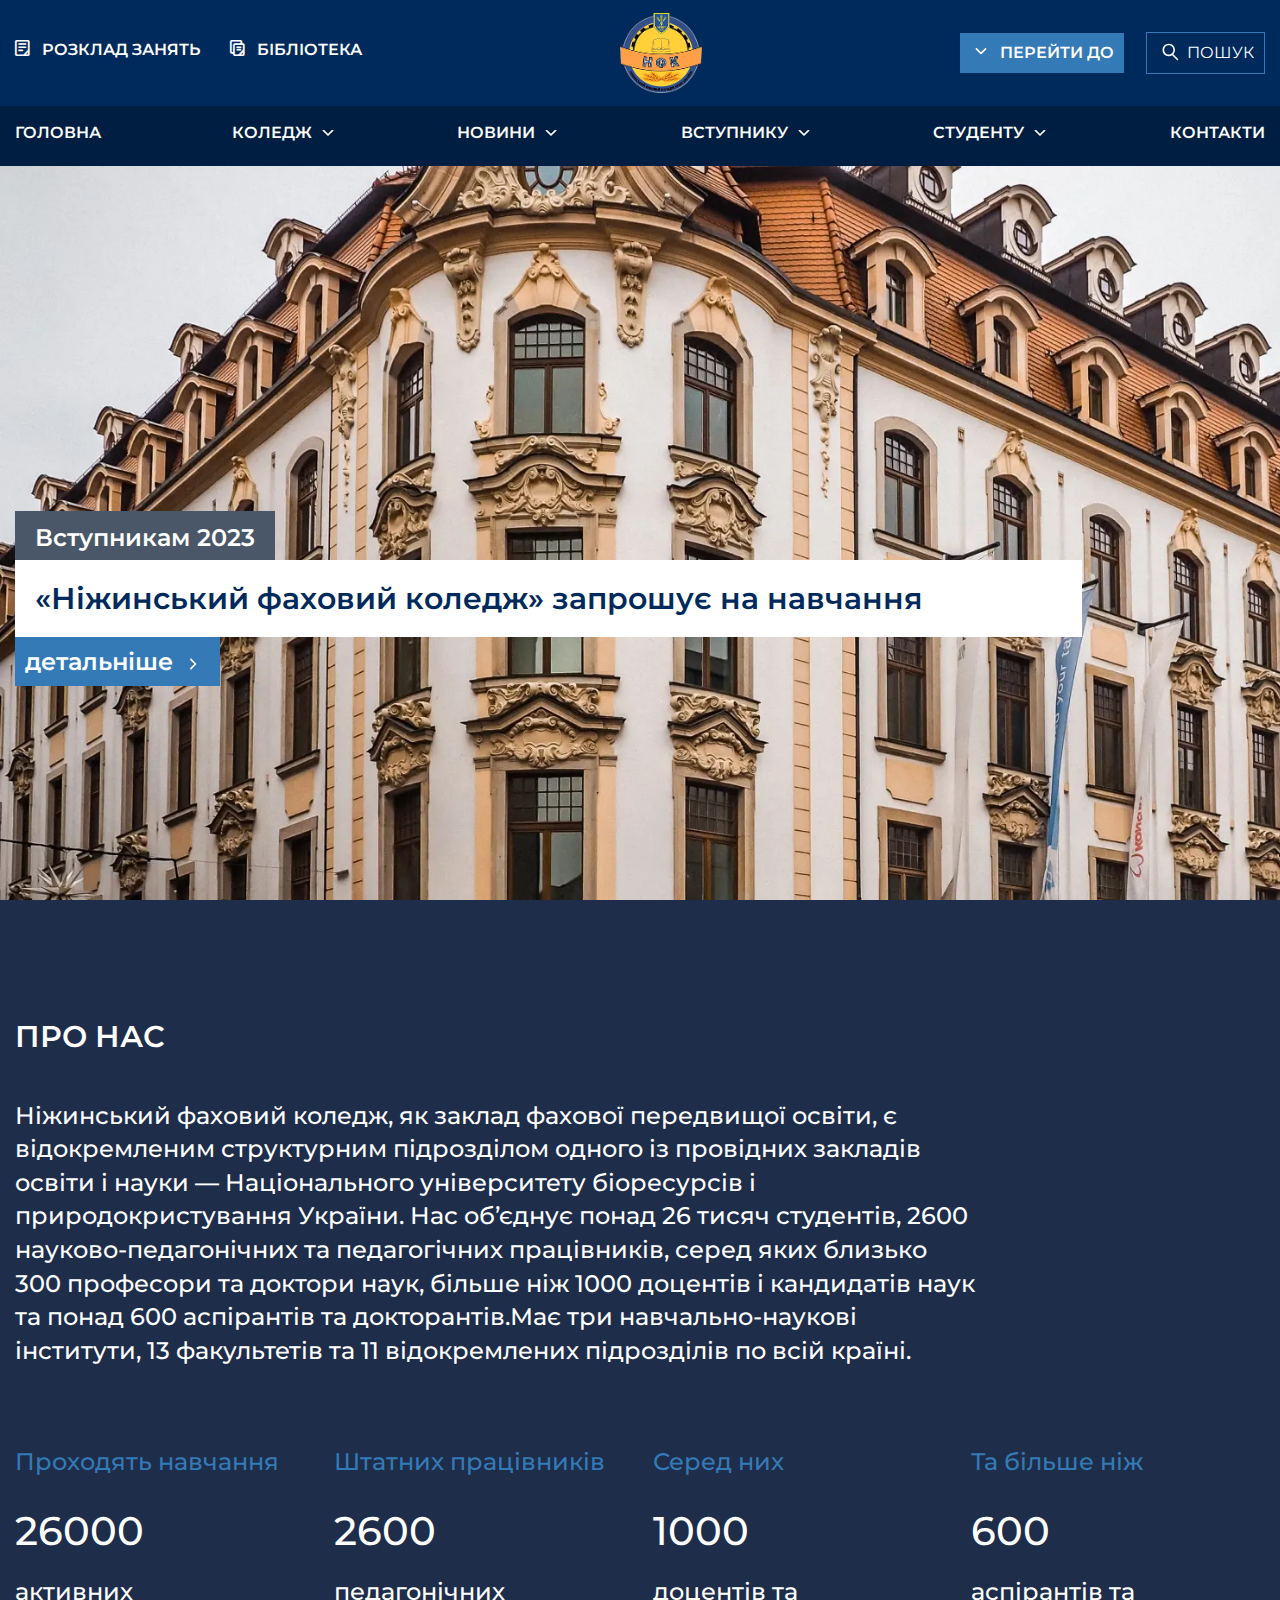
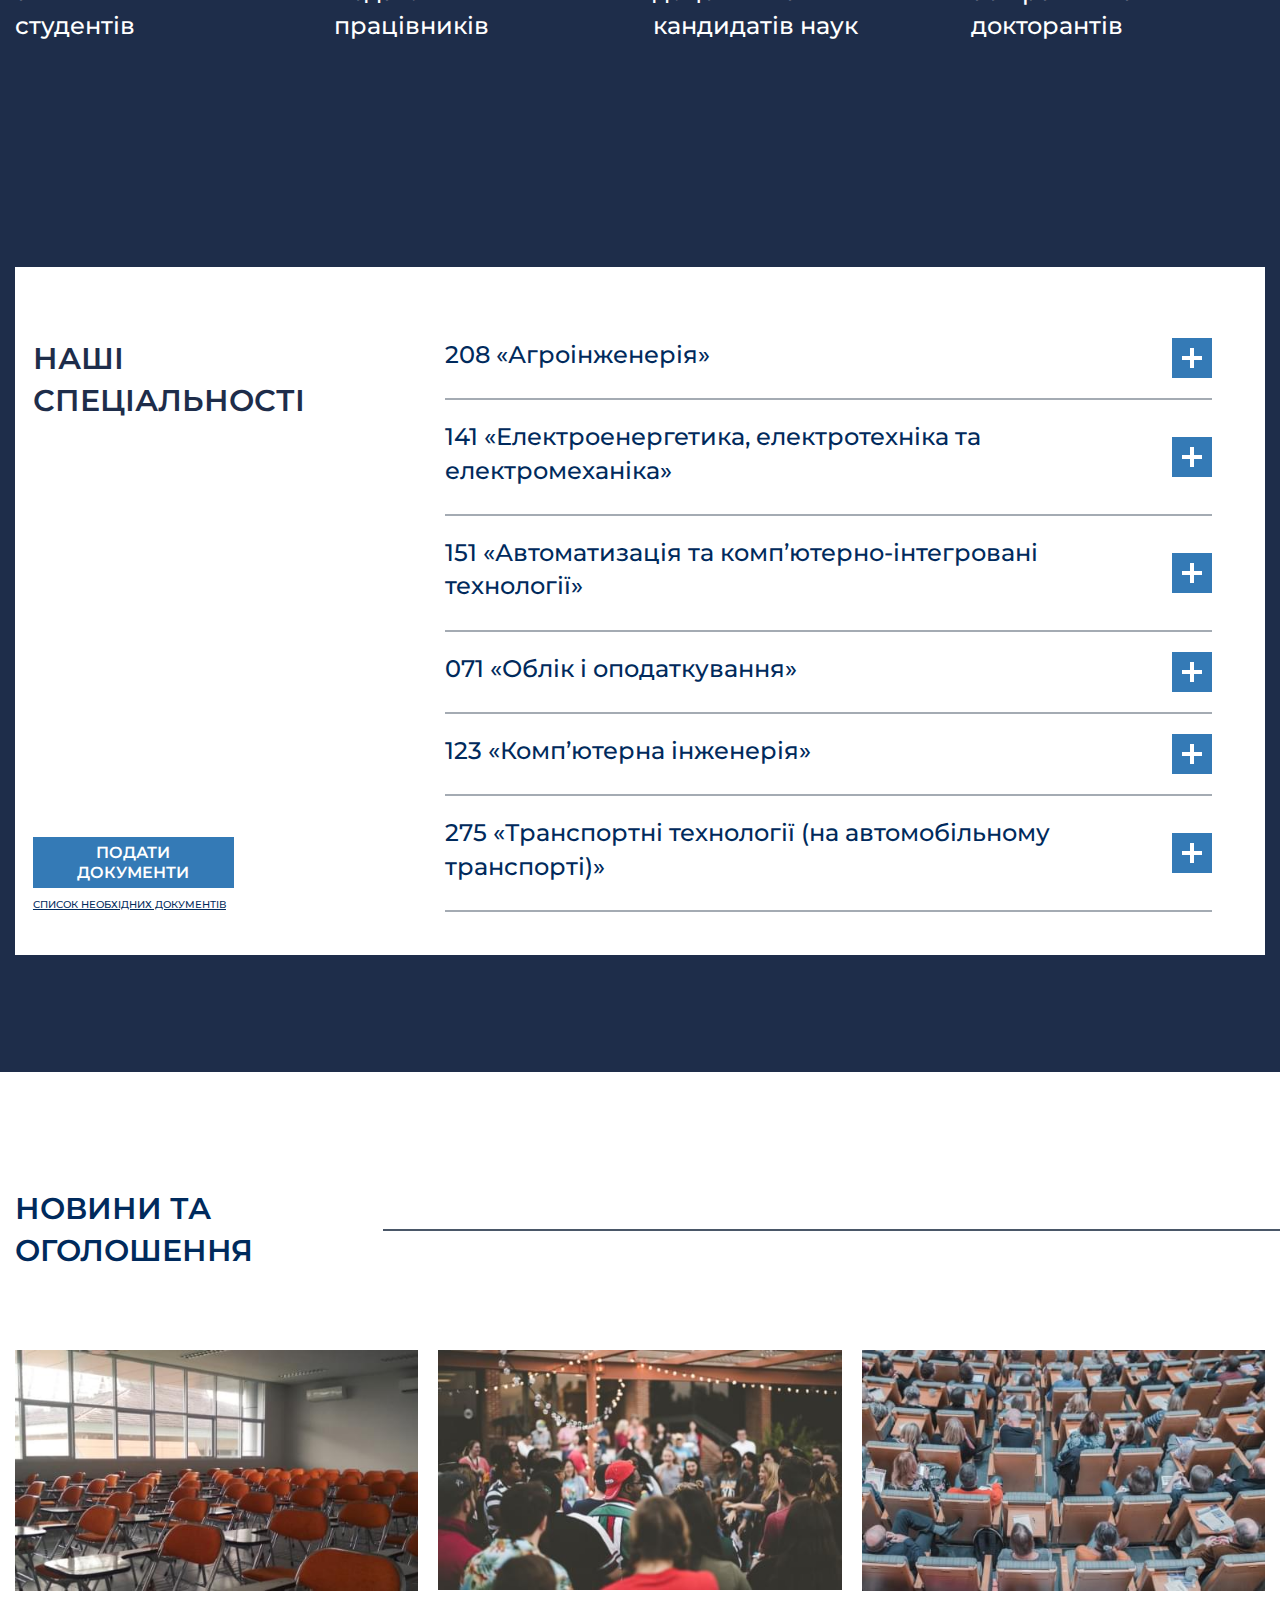
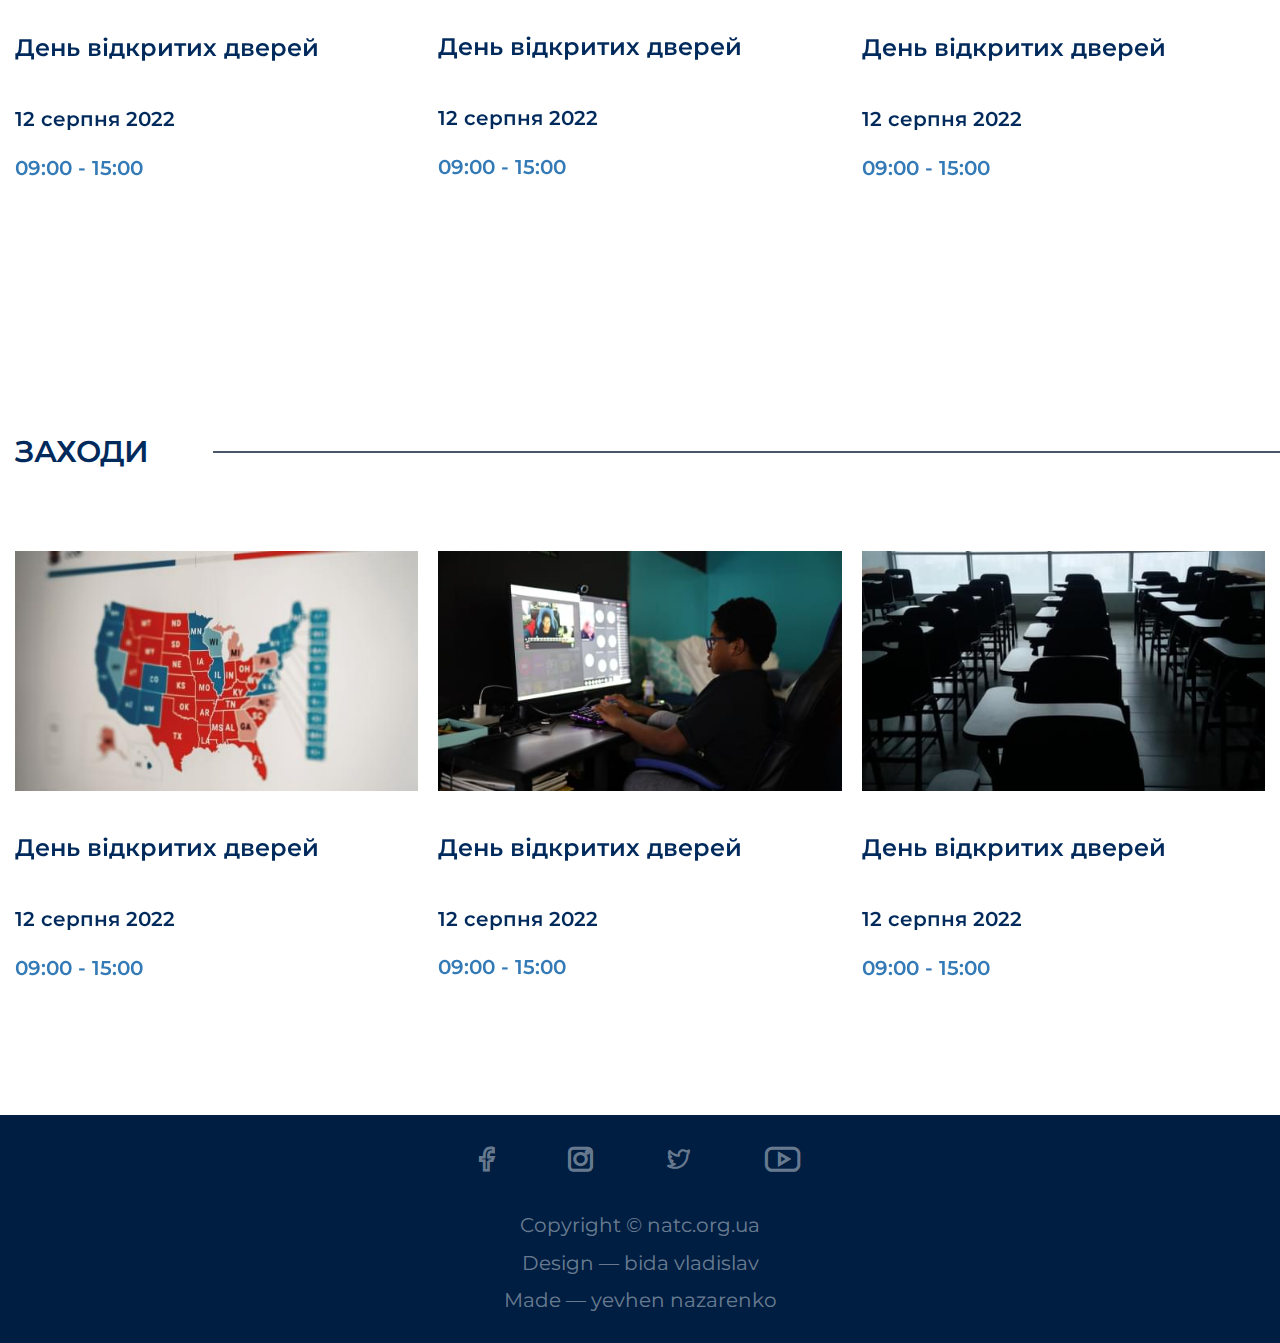
<file: index.html>
<!DOCTYPE html>
<html lang="en">

<head>
	<title>natc.org.ua</title>
	<meta charset="UTF-8">
	<meta name="format-detection" content="telephone=no">
	<!-- <style>body{opacity: 0;}</style> -->
	<link rel="stylesheet" href="css/style.min.css?_v=20230119070814">
	<link rel="shortcut icon" href="favicon.ico">
	<!-- <meta name="robots" content="noindex, nofollow"> -->
	<meta name="viewport" content="width=device-width, initial-scale=1.0">
</head>

<body>
	<div class="wrapper">
		<header class="header">
			<div class="header__container">
				<div class="header__main">
					<div data-da=".menu__list,670,last" class="header__schedule _icon-blank">розклад занять</div>
					<div data-da=".menu__list,670,last" class="header__librery _icon-copy">бібліотека</div>
					<div class="header__caption caption-header">
						<div class="caption-header__contante">
							<div class="caption-header__contante_text">
								відокремлений структурний підрозділ «Ніжинський фаховий коледж
								національного університету біоресурсів і природокористування
								України»
							</div>
							<div class="caption-header__contante_logo">
								<img src="img/Logo.png" alt="natc">
							</div>
						</div>
					</div>
					<div data-da=".menu__list,900,last" class="header__went-to went-to">перейти до
						<ul class="sub-menu__list">
							<li><a href="#" data-goto=".about" class="sub-menu__link">Про нас</a></li>
							<li><a href="#" data-goto=".specialtys" class="sub-menu__link">спеціальності</a></li>
							<li><a href="#" data-goto=".news" class="sub-menu__link">Новини</a></li>
							<li><a href="#" data-goto=".actions" class="sub-menu__link">Події</a></li>

						</ul>
					</div>
					<div class="header__search">
						<form>
							<input type="text" name="text" class="search input" placeholder="ПОШУК">
							<input type="submit" name="submit" class="submit" value="Search">
						</form>
					</div>
					<button type="button" class="menu__icon icon-menu"><span></span></button>
				</div>
			</div>
			<div class="header__menu_line">
				<div class="header__container header__container_menu">
					<div class="header__menu menu">
						<nav class="menu__body">
							<ul class="menu__list">
								<li class="menu__item"><a href="" class="menu__link">головна</a></li>
								<div class="menu__box">
									<li class="menu__item menu__item_list">
										<p class="menu__link">коледж</p>
										<span class="menu__arrow arrow"></span>
										<ul class="sub-menu__list">
											<li><a href="#" class="sub-menu__link">Про коледж</a></li>
											<li><a href="#" class="sub-menu__link">Керівництво</a></li>
											<li><a href="#" class="sub-menu__link">Адміністративна рада</a></li>
										</ul>
									</li>
								</div>

								<div class="menu__box">
									<li class="menu__item menu__item_list">
										<p class="menu__link">новини</p>
										<span class="menu__arrow arrow"></span>
										<ul class="sub-menu__list">
											<li><a href="#" class="sub-menu__link">Найближчі події</a></li>
										</ul>
									</li>
								</div>

								<div class="menu__box">
									<li class="menu__item menu__item_list">
										<p class="menu__link">вступнику</p>
										<span class="menu__arrow arrow"></span>
										<ul class="sub-menu__list">
											<li><a href="#" class="sub-menu__link">ПРАВИЛА ПРИЙОМУ, ДЕРЖАВНЕ ЗАМОВЛЕННЯ</a></li>
											<li><a href="#" class="sub-menu__link">ЛІЦЕНЗІЇ І СЕРТИФІКАТИ НА НАДАННЯ ОСВІТНІХ ПОСЛУГ</a></li>
											<li><a href="#" class="sub-menu__link">ВАРТІСТЬ НАВЧАННЯ</a></li>
											<li><a href="#" class="sub-menu__link">ПРИЙМАЛЬНА КОМІСІЯ</a></li>
											<li><a href="#" class="sub-menu__link">ЕЛЕКТРОННИЙ ВСТУП</a></li>
										</ul>
									</li>
								</div>

								<div class="menu__box">
									<li class="menu__item menu__item_list">
										<p class="menu__link">студенту</p>
										<span class="menu__arrow arrow"></span>
										<ul class="sub-menu__list">
											<li><a href="#" class="sub-menu__link">НАВЧАЛЬНО-ІНФОРМАЦІЙНИЙ ПОРТАЛ</a></li>
											<li><a href="#" class="sub-menu__link">БІБЛІОТЕКА</a></li>
											<li><a href="#" class="sub-menu__link">ГРАФІК ОСВІТНЬОГО ПРОЦЕСУ</a></li>
											<li><a href="#" class="sub-menu__link">РОЗКЛАД СЕСІЇ</a></li>
										</ul>
									</li>
								</div>

								<li class="menu__item"><a href="" class="menu__link">контакти</a></li>
							</ul>
						</nav>

					</div>
				</div>
			</div>
		</header>

		<main class="page">
			<section class="page__welcom welcom">
				<div class="welcom__container">
					<div class="welcom__sub-title">
						<div id="sub-title">Вступникам 2023</div>
					</div>
					<div class="welcom__title">
						<div>«Ніжинський фаховий коледж» запрошує на навчання</div>
					</div>
					<div class="welcom__details"><a href="#" class="welcom__link">детальніше</a></di>
					</div>
			</section>

			<section class="page__about about">
				<div class="about__container">
					<div class="about__introduction">
						<div class="about__title title">про нас</div>
						<div class="about__text text">Ніжинський фаховий коледж, як заклад фахової передвищої освіти,
							є відокремленим структурним підрозділом одного із провідних закладів освіти і науки — Національного
							університету біоресурсів
							і природокристування України. Нас об’єднує понад 26 тисяч студентів, 2600 науково-педагонічних та
							педагогічних працівників, серед яких близько 300 професори та доктори наук, більше ніж 1000
							доцентів
							і кандидатів наук та понад 600 аспірантів та докторантів.Має три навчально-наукові інститути, 13
							факультетів та 11 відокремлених підрозділів по всій країні.
						</div>
					</div>

					<div class="about__workers workers">
						<div class="workers__item">
							<div class="workers__title text">Проходять навчання</div>
							<div class="workers__velue">26000</div>
							<div class="workers__sub-title text">активних студентів</div>
						</div>
						<div class="workers__item">
							<div class="workers__title text">Штатних працівників</div>
							<div class="workers__velue">2600</div>
							<div class="workers__sub-title text">педагонічних працівників</div>
						</div>
						<div class="workers__item">
							<div class="workers__title text">Серед них</div>
							<div class="workers__velue">1000</div>
							<div class="workers__sub-title text">доцентів
								та кандидатів наук</div>
						</div>
						<div class="workers__item">
							<div class="workers__title text">Та більше ніж</div>
							<div class="workers__velue">600</div>
							<div class="workers__sub-title text">аспірантів
								та докторантів</div>
						</div>
					</div>

					<div class="about__specialtys specialtys">
						<div class="specialtys__contante">
							<div class="specialtys__aside">
								<div class="specialtys__title title">наші спеціальності</div>
								<a href="#" class="specialtys__button">подати документи</a>
								<a href="#" class="specialtys__documents">список необхідних документів</a>
							</div>

							<div data-spollers class="specialtys__spollers spollers-specialtys">
								<div class="spollers-specialtys__item">
									<button type="button" data-spoller class="spollers-specialtys__title text">208
										«Агроінженерія»</button>
									<div class="spollers-specialtys__body">Бакалавр з Агроінженерії здатний розв’язувати складні
										спеціалізовані задачі та практичні проблеми у галузі агропромислового виробництва, що
										передбачає застосування певних знань та вмінь, технологічних методів та прийомів і
										характеризується комплексністю та невизначеністю умов.
									</div>
								</div>
								<div class="spollers-specialtys__item">
									<button type="button" data-spoller class="spollers-specialtys__title text text">141 «Електроенергетика,
										електротехніка та електромеханіка»</button>
									<div class="spollers-specialtys__body">Фахівці спеціальності «Електроенергетика, електротехніка
										та електромеханіка» отримують навики розрахунку, проектування та експлуатації
										електротехнічного устаткування.
										Під час навчання використовуються новітні інформаційні технології, особлива увага
										приділяється проектуванню електричних систем і мереж, електротехнічного обладнання і машин,
										вивчаються засоби використання відновлювальних джерел енергії та впровадження
										енергоефективних технологій.
									</div>
								</div>
								<div class="spollers-specialtys__item">
									<button type="button" data-spoller class="spollers-specialtys__title text">151 «Автоматизація та
										комп’ютерно-інтегровані технології»</button>
									<div class="spollers-specialtys__body">Якщо ти хочеш брати безпосередню учать в розвитку
										інформаційних технологій, виконувати автоматизацію технологічних та бізнес процесів,
										впроваджувати комп’ютерні системи керування у всі сфери виробництва та життя людини, тоді
										спеціальність «Автоматизація та комп’ютерно-інтегровані технології» саме для тебе. Студенти
										спеціальності вивчають спеціальні розділи математики, методи теорії управління, прийняття
										рішень та штучного інтелекту, сучасні інформаційні технології, комп'ютерні системи і мережі,
										методи обробки та захисту інформації, технології програмування та мікропроцесорної техніки.
									</div>
								</div>
								<div class="spollers-specialtys__item">
									<button type="button" data-spoller class="spollers-specialtys__title text">071 «Облік і
										оподаткування»</button>
									<div class="spollers-specialtys__body">Спеціальність «Облік і оподаткування» є в Академії однією
										із найбільш популярних спеціальностей економічного спрямування. Вона є універсальною й
										професійно спрямованою до сучасних вимог на ринку праці у підготовці фахівців у сфері знань і
										навичок обліково-аналітичної, контрольно-ревізійної, податкової та аудиторської діяльності,
										забезпечення фінансово-інвестиційної стабільності підприємств та інших суб’єктів
										господарювання, у тому числі у бюджетній та банківських сферах.
									</div>
								</div>
								<div class="spollers-specialtys__item">
									<button type="button" data-spoller class="spollers-specialtys__title text">123 «Комп’ютерна
										інженерія»</button>
									<div class="spollers-specialtys__body">Комп'ютерні інженери - це фахівці, які мають
										фундаментальну і професійну підготовку за трьома складовими - трьом «китам», на яких
										базуються сучасні інформаційні технології - програмним, програмованим (апаратним) і мережевим
										(комунікаційним). Це дозволяє їм вільно почуватися в різних секторах ІТ-індустрії: в області
										розробки програмних систем, багатоядерних мікропроцесорних систем і програмованих систем на
										кристалах, бездротових і мобільних систем, розподілених обчислень, мережних комунікацій.
									</div>
								</div>
								<div class="spollers-specialtys__item">
									<button type="button" data-spoller class="spollers-specialtys__title text">275 «Транспортні
										технології (на автомобільному транспорті)»</button>
									<div class="spollers-specialtys__body">Спеціальність 275.03 “Транспортні технології (на
										автомобільному транспорті)” Спеціальність орієнтована на: організацію та управління
										транспортними процесами та системами; вирішення актуальних задач технічного, організаційного
										та технологічного забезпечення автомобільних перевезень.
									</div>
								</div>
							</div>
						</div>
					</div>
				</div>
			</section>

			<section class="page__news news">
				<div class="news__container">
					<div class="news__title title">новини
						та оголошення
					</div>
					<!-- Оболонка слайдера -->
					<div class="news__slider swiper">
						<!-- Частина слайдера, що рухається -->
						<div class="news__wrapper swiper-wrapper">
							<!-- Слайд -->
							<div class="news__slide swiper-slide slide-news">
								<div class="slide-news__image">
								<img src="img/news/01.jpg" alt="news">
								</div>
								<div class="slide-news__title sub-title">День відкритих дверей</div>
								<div class="slide-news__date time">12 серпня 2022</div>
								<div class="slide-news__time time">09:00 - 15:00</div>
							</div>
							<div class="news__slide swiper-slide slide-news">
								<div class="slide-news__image">
									<img src="img/news/02.jpg" alt="news">
								</div>
								<div class="slide-news__title sub-title">День відкритих дверей</div>
								<div class="slide-news__date time">12 серпня 2022</div>
								<div class="slide-news__time time">09:00 - 15:00</div>
							</div>
							<div class="news__slide swiper-slide slide-news">
								<div class="slide-news__image">
									<img src="img/news/03.jpg" alt="news">
								</div>
								<div class="slide-news__title sub-title">День відкритих дверей</div>
								<div class="slide-news__date time">12 серпня 2022</div>
								<div class="slide-news__time time">09:00 - 15:00</div>
							</div>
							<div class="news__slide swiper-slide slide-news">
								<div class="slide-news__image">
									<img src="img/news/01.jpg" alt="news">
								</div>
								<div class="slide-news__title sub-title">День відкритих дверей</div>
								<div class="slide-news__date time">12 серпня 2022</div>
								<div class="slide-news__time time">09:00 - 15:00</div>
							</div>
						</div>
						<!-- Якщо потрібна пагінація -->
						<div class="swiper-pagination"></div>
						<!-- Якщо потрібна навігація (ліворуч/праворуч) -->
						<button type="button" class="swiper-button-prev"></button>
						<button type="button" class="swiper-button-next"></button>
						<!-- Якщо потрібен скролбар -->
						<div class="swiper-scrollbar"></div>
					</div>
				</div>
			</section>

			<section class="page__news news actions">
				<div class="news__container">
					<div class="actions__title title">заходи
					</div>
					<!-- Оболонка слайдера -->
					<div class="news__slider swiper">
						<!-- Частина слайдера, що рухається -->
						<div class="news__wrapper swiper-wrapper">
							<!-- Слайд -->
							<div class="news__slide swiper-slide slide-news">
								<div class="slide-news__image">
									<img src="img/actions/01.jpg" alt="actions">
								</div>
								<div class="slide-news__title sub-title">День відкритих дверей</div>
								<div class="slide-news__date time">12 серпня 2022</div>
								<div class="slide-news__time time">09:00 - 15:00</div>
							</div>
							<div class="news__slide swiper-slide slide-news">
								<div class="slide-news__image">
									<img src="img/actions/02.jpg" alt="actions">
								</div>
								<div class="slide-news__title sub-title">День відкритих дверей</div>
								<div class="slide-news__date time">12 серпня 2022</div>
								<div class="slide-news__time time">09:00 - 15:00</div>
							</div>
							<div class="news__slide swiper-slide slide-news">
								<div class="slide-news__image">
									<img src="img/actions/03.jpg" alt="actions">
								</div>
								<div class="slide-news__title sub-title">День відкритих дверей</div>
								<div class="slide-news__date time">12 серпня 2022</div>
								<div class="slide-news__time time">09:00 - 15:00</div>
							</div>
							<div class="news__slide swiper-slide slide-news">
								<div class="slide-news__image">
									<img src="img/actions/01.jpg" alt="actions">
								</div>
								<div class="slide-news__title sub-title">День відкритих дверей</div>
								<div class="slide-news__date time">12 серпня 2022</div>
								<div class="slide-news__time time">09:00 - 15:00</div>
							</div>
						</div>
						<!-- Якщо потрібна пагінація -->
						<div class="swiper-pagination"></div>
						<!-- Якщо потрібна навігація (ліворуч/праворуч) -->
						<button type="button" class="swiper-button-prev"></button>
						<button type="button" class="swiper-button-next"></button>
						<!-- Якщо потрібен скролбар -->
						<div class="swiper-scrollbar"></div>
					</div>
				</div>
			</section>
		</main>
		<footer class="footer">
			<div class="footer__container">
				<div class="footer__social">
					<div class="_icon-Facebook"></div>
					<div class="_icon-Instagram"></div>
					<div class="_icon-twitter"></div>
					<div class="_icon-YouTube"></div>
				</div>
				<div class="footer__copyright">Copyright © natc.org.ua</div>
				<div class="footer__designer"><a href="https://instagram.com/skeziwe?igshid=YmMyMTA2M2Y=">Design — bida vladislav</a></div>
				<div class="footer__programmer"><a href="https://www.instagram.com/nazarenkozhenia92745/?igshid=ZDdkNTZiNTM%3D">Made — yevhen nazarenko</a></div>
			</div>
		</footer>
	</div>
	<script src="js/app.min.js?_v=20230119070814"></script>
</body>

</html>
</file>
<file: css/style.min.css>
@charset "UTF-8";@import url(https://fonts.googleapis.com/css?family=Montserrat:500,600,700&display=swap);@font-face{font-family:icons;font-display:swap;src:url(../fonts/icons.woff2) format("woff2"),url(../fonts/icons.woff) format("woff");font-weight:400;font-style:normal}[class*=_icon-]:before{font-family:icons;font-style:normal;font-weight:400;font-variant:normal;text-transform:none;line-height:1;-webkit-font-smoothing:antialiased;-moz-osx-font-smoothing:grayscale}[class*=_icon-]:before{display:block}._icon-Instagram:before{content:"\e901"}._icon-YouTube:before{content:"\e902"}._icon-Facebook:before{content:"\e903"}._icon-copy:before{content:"\e900"}._icon-blank:before{content:"\e905"}._icon-twitter:before{content:"\e906"}*{padding:0;margin:0;border:0}*,:after,:before{-webkit-box-sizing:border-box;box-sizing:border-box}body,html{height:100%;min-width:320px}body{color:#fff;line-height:1;font-family:Montserrat;font-size:1rem;-ms-text-size-adjust:100%;-moz-text-size-adjust:100%;-webkit-text-size-adjust:100%;-webkit-font-smoothing:antialiased;-moz-osx-font-smoothing:grayscale}button,input,textarea{font-family:Montserrat;font-size:inherit}button{cursor:pointer;color:inherit;background-color:transparent}a{color:inherit;text-decoration:none}ul li{list-style:none}img{vertical-align:top}h1,h2,h3,h4,h5,h6{font-weight:inherit;font-size:inherit}.lock body{overflow:hidden;-ms-touch-action:none;touch-action:none;-ms-scroll-chaining:none;overscroll-behavior:none}.wrapper{min-height:100%;display:-webkit-box;display:-ms-flexbox;display:flex;-webkit-box-orient:vertical;-webkit-box-direction:normal;-ms-flex-direction:column;flex-direction:column;overflow:hidden}@supports (overflow:clip){.wrapper{overflow:clip}}.wrapper>main{-webkit-box-flex:1;-ms-flex:1 1 auto;flex:1 1 auto}.wrapper>*{min-width:0}[class*=__container]{max-width:103.125rem;margin:0 auto;padding:0 .9375rem}input[type=email],input[type=tel],input[type=text],textarea{-webkit-appearance:none;-moz-appearance:none;appearance:none}.input[placeholder]:not([data-placeholder-nohiden])::-webkit-input-placeholder{-webkit-transition:opacity .3s;transition:opacity .3s}.input[placeholder]:not([data-placeholder-nohiden])::-moz-placeholder{-moz-transition:opacity .3s;transition:opacity .3s}.input[placeholder]:not([data-placeholder-nohiden]):-ms-input-placeholder{-ms-transition:opacity .3s;transition:opacity .3s}.input[placeholder]:not([data-placeholder-nohiden])::-ms-input-placeholder{-ms-transition:opacity .3s;transition:opacity .3s}.input[placeholder]:not([data-placeholder-nohiden])::placeholder{-webkit-transition:opacity .3s;-o-transition:opacity .3s;transition:opacity .3s}.input[placeholder]:not([data-placeholder-nohiden]):focus::-webkit-input-placeholder{opacity:0}.input[placeholder]:not([data-placeholder-nohiden]):focus::-moz-placeholder{opacity:0}.input[placeholder]:not([data-placeholder-nohiden]):focus:-ms-input-placeholder{opacity:0}.input[placeholder]:not([data-placeholder-nohiden]):focus::-ms-input-placeholder{opacity:0}.input[placeholder]:not([data-placeholder-nohiden]):focus::placeholder{opacity:0}textarea.input{resize:none;padding:0 0}[class*=-ibg]{position:relative}[class*=-ibg] img{position:absolute;width:100%;height:100%;top:0;left:0;-o-object-fit:cover;object-fit:cover}[class*=-ibg_contain] img{-o-object-fit:contain;object-fit:contain}.title{font-weight:600;font-size:1.875rem;line-height:140%;text-transform:uppercase;color:#002a5c}.sub-title{font-weight:600;font-size:1.5rem;line-height:140%;color:#002a5c}.text{font-weight:500;font-size:1.5rem;line-height:140%}.time{font-weight:600;font-size:1.25rem;line-height:140%;color:#347ab6}html.mouse .menu__list>li:hover .sub-menu__list{display:block}html.touch .arrow{display:inline-block}html.touch .sub-menu__list.open{opacity:1;visibility:visible;display:block;padding-top:.9375rem}html.touch .sub-menu__list.open a{min-height:100%;padding-bottom:.9375rem}html.touch .sub-menu__list.open li{margin-bottom:.9375rem;display:block}input{outline:0}.header{text-transform:uppercase;background-color:#002a5c}.header__menu_line{background-color:#001e42}.header__main{display:-webkit-box;display:-ms-flexbox;display:flex;-webkit-box-align:center;-ms-flex-align:center;align-items:center;position:relative}.header__schedule{display:-webkit-box;display:-ms-flexbox;display:flex;gap:.8125rem;font-weight:600;line-height:1.25;cursor:pointer;padding-bottom:.3125rem;position:relative}.header__schedule::after{content:"";position:absolute;height:.125rem;background-color:#fff;bottom:0;left:0;width:0;-webkit-transition:all .3s ease 0s;-o-transition:all .3s ease 0s;transition:all .3s ease 0s}.header__schedule:hover::after{width:100%}.header__librery{display:-webkit-box;display:-ms-flexbox;display:flex;gap:.8125rem;font-weight:600;line-height:1.25;cursor:pointer;padding-bottom:.3125rem;position:relative}.header__librery::after{content:"";position:absolute;height:.125rem;background-color:#fff;bottom:0;left:0;width:0;-webkit-transition:all .3s ease 0s;-o-transition:all .3s ease 0s;transition:all .3s ease 0s}.header__librery:hover::after{width:100%}.header__caption{display:-webkit-box;display:-ms-flexbox;display:flex;-webkit-box-pack:center;-ms-flex-pack:center;justify-content:center}.header__went-to{font-weight:600;line-height:1.25;padding:.625rem .625rem .625rem 2.5rem;position:relative;background-color:#347ab6;cursor:pointer}.header__went-to .sub-menu__list{-webkit-transition:all 1.2s ease 0s;-o-transition:all 1.2s ease 0s;transition:all 1.2s ease 0s}.header__went-to .sub-menu__list li{padding:0}.header__went-to a{line-height:2.25;padding:.9375rem;padding-right:0;height:100%}.header__went-to::before{content:"";position:absolute;background:url(../img/icons/arrow.svg) 0 0 no-repeat;left:.9375rem;top:50%;-webkit-transform:translate(0,-50%) rotate(0);-ms-transform:translate(0,-50%) rotate(0);transform:translate(0,-50%) rotate(0);width:.75rem;height:.625rem}.header__went-to._active::before{content:"";position:absolute;background:url(../img/icons/arrow.svg) 0 0 no-repeat;left:.9375rem;top:.75rem;-webkit-transform:translate(0,0) rotate(180deg);-ms-transform:translate(0,0) rotate(180deg);transform:translate(0,0) rotate(180deg);width:.75rem;height:.625rem}.header__search{font-weight:600;line-height:1.25;padding:.625rem .625rem .625rem 2.5rem;position:relative;border:.0625rem solid #347ab6}.header__search::before{content:"";position:absolute;background:url(../img/icons/loop.svg) 0 0 no-repeat;left:.9375rem;display:-webkit-box;display:-ms-flexbox;display:flex;-webkit-box-pack:center;-ms-flex-pack:center;justify-content:center;-webkit-box-align:center;-ms-flex-align:center;align-items:center;top:50%;-webkit-transform:translate(0,-50%);-ms-transform:translate(0,-50%);transform:translate(0,-50%);width:1.25rem;height:1.25rem;cursor:pointer}.menu__arrow{background:url(../img/icons/arrow.svg) 0 0 no-repeat;position:absolute;-webkit-transform:translate(0,50%);-ms-transform:translate(0,50%);transform:translate(0,50%);width:1.25rem;height:.8125rem;display:inline-block}.menu__list{display:-webkit-box;display:-ms-flexbox;display:flex;-webkit-box-pack:justify;-ms-flex-pack:justify;justify-content:space-between;-webkit-box-align:center;-ms-flex-align:center;align-items:center;gap:2.1875rem;-ms-flex-wrap:wrap;flex-wrap:wrap}.menu__box{display:-webkit-box;display:-ms-flexbox;display:flex;-webkit-box-align:center;-ms-flex-align:center;align-items:center}.mouse .menu__box:hover .sub-menu__list{opacity:1;visibility:visible;-webkit-transform:translate(0,0);-ms-transform:translate(0,0);transform:translate(0,0);pointer-events:all}.menu__item{font-weight:600;line-height:1.25}.menu__link{display:inline-block;padding-bottom:.3125rem;position:relative}.menu__link:not(:last-child){margin-right:.9375rem}.menu__link::after{content:"";position:absolute;height:.125rem;background-color:#fff;bottom:0;left:0;width:0;-webkit-transition:all .3s ease 0s;-o-transition:all .3s ease 0s;transition:all .3s ease 0s}.menu__link:hover::after{width:100%}.caption-header__contante_text{max-width:41.75rem;text-align:center}.caption-header__contante_logo{display:block;width:6.4375rem}.caption-header__contante_logo img{max-width:100%;max-height:100%;padding:.625rem}.mouse .arrow.active{-webkit-transform:translate(-7px,-35%) rotate(180deg);-ms-transform:translate(-7px,-35%) rotate(180deg);transform:translate(-7px,-35%) rotate(180deg)}.touch .arrow.active{-webkit-transform:translate(-7px,0) rotate(180deg);-ms-transform:translate(-7px,0) rotate(180deg);transform:translate(-7px,0) rotate(180deg)}.search{width:4.1875rem;background-color:transparent;color:#fff}.search::-webkit-input-placeholder{color:#fff}.search::-moz-placeholder{color:#fff}.search:-ms-input-placeholder{color:#fff}.search::-ms-input-placeholder{color:#fff}.search::placeholder{color:#fff}.submit{position:absolute;top:0;left:0;width:2.5rem;height:2.5rem;opacity:0;cursor:pointer}.icon-menu{display:none}.footer{background-color:#001e42;color:rgba(255,255,255,.433)}.footer__container{display:-webkit-box;display:-ms-flexbox;display:flex;-webkit-box-align:center;-ms-flex-align:center;align-items:center;-webkit-box-pack:center;-ms-flex-pack:center;justify-content:center;-webkit-box-orient:vertical;-webkit-box-direction:normal;-ms-flex-direction:column;flex-direction:column}.footer__social{display:-webkit-box;display:-ms-flexbox;display:flex;font-size:1.5625rem}.footer__social div:nth-child(1){-webkit-transition:all .3s ease 0s;-o-transition:all .3s ease 0s;transition:all .3s ease 0s}.footer__social div:nth-child(2){-webkit-transition:all .9s ease 0s;-o-transition:all .9s ease 0s;transition:all .9s ease 0s}.footer__social div:nth-child(3){-webkit-transition:all .3s ease 0s;-o-transition:all .3s ease 0s;transition:all .3s ease 0s}.footer__social div:nth-child(4){-webkit-transition:all .3s ease 0s;-o-transition:all .3s ease 0s;transition:all .3s ease 0s}.footer__copyright{-webkit-transition:all .3s ease 0s;-o-transition:all .3s ease 0s;transition:all .3s ease 0s}.footer__designer{-webkit-transition:all .3s ease 0s;-o-transition:all .3s ease 0s;transition:all .3s ease 0s}.footer__programmer{-webkit-transition:all .3s ease 0s;-o-transition:all .3s ease 0s;transition:all .3s ease 0s}.no-webp .welcom{background:url(../img/welcom/image__bg.jpg) 0 0/cover no-repeat}.welcom__sub-title{font-weight:600;font-size:1.5rem;line-height:1.2083333333;display:-webkit-box;display:-ms-flexbox;display:flex}.welcom__sub-title div{padding:.75rem 1.25rem .5rem 1.25rem;background-color:#4a5768}.welcom__title{font-weight:600;font-size:1.875rem;line-height:1.2333333333;color:#002a5c;display:-webkit-box;display:-ms-flexbox;display:flex}.welcom__title div{padding:1.25rem 1.25rem 1.25rem 1.25rem;background-color:#fff}.welcom__details{display:-webkit-box;display:-ms-flexbox;display:flex;color:#fff;position:relative}.welcom__details a{padding:.625rem 1.4375rem .625rem .625rem;background-color:#347ab6;font-weight:600;font-size:1.5rem;line-height:1.2083333333}.welcom__details a::after{content:url(../img/icons/arrow-right.svg);top:0;right:0;margin-left:1.0625rem}.welcom__link{display:inline-block;padding-bottom:.3125rem;position:relative}.welcom__link::before{content:"";position:absolute;height:.25rem;background-color:#fff;bottom:0;left:0;width:0;-webkit-transition:all .3s ease 0s;-o-transition:all .3s ease 0s;transition:all .3s ease 0s}.welcom__link:hover::before{width:100%}.about{background-color:#1e2d4a}.about__title{color:#fff}.about__text{max-width:60.1875rem}.workers{display:-ms-grid;display:grid;grid-template-columns:repeat(auto-fit,minmax(16.875rem,1fr));gap:1.5625rem;row-gap:2.8125rem}.workers__title{color:#347ab6}.workers__velue{font-weight:500;font-size:2.5rem;line-height:140%;color:#fff}.workers__sub-title{max-width:13.125rem}.specialtys{background-color:#fff}.specialtys__contante{display:-ms-grid;display:grid;-ms-grid-columns:30% 1fr;grid-template-columns:30% 1fr}.specialtys__aside{-webkit-box-orient:vertical;-webkit-box-direction:normal;-ms-flex-direction:column;flex-direction:column;display:-webkit-box;display:-ms-flexbox;display:flex}.specialtys__title{color:#1e2d4a;display:-webkit-box;display:-ms-flexbox;display:flex;-webkit-box-flex:1;-ms-flex:1 1 auto;flex:1 1 auto}.specialtys__button{font-weight:600;font-size:1rem;line-height:1.25;text-align:center;text-transform:uppercase;padding:.375rem 2.5625rem .375rem 2.5625rem;background-color:#347ab6;display:inline-block;padding-bottom:.3125rem;margin-right:.9375rem;margin-bottom:.625rem;position:relative}.specialtys__button::before{content:"";position:absolute;height:.25rem;background-color:#1e2d4a;bottom:0;left:0;width:0;-webkit-transition:all .3s ease 0s;-o-transition:all .3s ease 0s;transition:all .3s ease 0s}.specialtys__button:hover::before{width:100%}.specialtys__documents{font-weight:500;font-size:.625rem;line-height:140%;text-decoration-line:underline;text-transform:uppercase;color:#002a5c;display:block}.spollers-specialtys{margin-top:-1.25rem}.spollers-specialtys__title{color:#002a5c;background:url("../img/icons/Rectangle 24.svg") center right no-repeat;padding-top:1.25rem;padding-right:3.4375rem;border-bottom:.125rem solid hsla(214deg,17%,35%,.503);width:100%;text-align:left;position:relative}.spollers-specialtys__title::after,.spollers-specialtys__title::before{content:"";z-index:4;position:absolute;height:.25rem;width:1.25rem;background-color:#fff;top:50%;-webkit-transform:translate(0,-50%);-ms-transform:translate(0,-50%);transform:translate(0,-50%);right:.625rem;-webkit-transition:all .3s ease 0s;-o-transition:all .3s ease 0s;transition:all .3s ease 0s}.spollers-specialtys__title::after{content:"";-webkit-transform:rotate(90deg) translate(-2px,0);-ms-transform:rotate(90deg) translate(-2px,0);transform:rotate(90deg) translate(-2px,0)}.spollers-specialtys__title._spoller-active::after{-webkit-transform:rotate(0);-ms-transform:rotate(0);transform:rotate(0)}.spollers-specialtys__body{font-weight:600;font-size:1.25rem;line-height:140%;color:#347ab6}.news__container{overflow:hidden}.news__title{max-width:18.5rem;position:relative}.news__title::after{content:"";position:absolute;height:.125rem;width:100vw;background-color:#4a5768;top:50%;-webkit-transform:translate(0,-50%);-ms-transform:translate(0,-50%);transform:translate(0,-50%)}.slide-news__image img{max-width:100%;-webkit-transition:all .3s ease 0s;-o-transition:all .3s ease 0s;transition:all .3s ease 0s}.slide-news__date{color:#002a5c}.actions__title{position:relative}.actions__title::after{content:"";position:absolute;height:.125rem;width:100vw;background-color:#4a5768;top:50%;-webkit-transform:translate(0,-50%);-ms-transform:translate(0,-50%);transform:translate(0,-50%)}.swiper{overflow:hidden}.swiper-wrapper{width:100%;height:100%;-webkit-box-sizing:content-box;box-sizing:content-box;display:-webkit-box;display:-ms-flexbox;display:flex;position:relative}.swiper-vertical .swiper-wrapper{-webkit-box-orient:vertical;-webkit-box-direction:normal;-ms-flex-direction:column;flex-direction:column}.swiper-autoheight .swiper-wrapper{-webkit-box-align:start;-ms-flex-align:start;align-items:flex-start}.swiper-initialized .swiper-slide{-ms-flex-negative:0;flex-shrink:0}.swiper-android .swiper-slide,.swiper-android .swiper-wrapper{-webkit-transform:translate3d(0,0,0);transform:translate3d(0,0,0)}.swiper-button-lock{display:none!important}@media (min-width:26.25em){.specialtys__button{max-width:12.5625rem}}@media (min-width:56.25em){.mouse .sub-menu__list{position:absolute;min-width:12.5rem;opacity:0;pointer-events:none;visibility:hidden;-webkit-transform:translate(0,-50%);-ms-transform:translate(0,-50%);transform:translate(0,-50%);-webkit-transition:all .8s ease 0s;-o-transition:all .8s ease 0s;transition:all .8s ease 0s;left:0}.mouse .sub-menu__list li{background-color:#001e42;padding:.9375rem;padding-right:0;-webkit-transition:all .3s ease 0s;-o-transition:all .3s ease 0s;transition:all .3s ease 0s}.mouse .sub-menu__list>li:hover{background-color:#002a5c}.mouse .sub-menu__link{color:#fff}.touch .sub-menu__list{position:absolute;min-width:12.5rem;opacity:0;pointer-events:none;visibility:hidden;-webkit-transform:translate(0,0);-ms-transform:translate(0,0);transform:translate(0,0);-webkit-transition:all .8s ease 0s;-o-transition:all .8s ease 0s;transition:all .8s ease 0s;left:0}.touch .sub-menu__list li{background-color:#001e42;padding:.9375rem;padding-right:0;margin:-.9375rem;-webkit-transition:all .3s ease 0s;-o-transition:all .3s ease 0s;transition:all .3s ease 0s}.touch .sub-menu__list>li:hover{background-color:#002a5c}.touch .sub-menu__link{color:#fff}.header__caption{-webkit-box-flex:1;-ms-flex:1 1 auto;flex:1 1 auto}.menu__arrow{top:50%;-webkit-transform:translate(0,-50%);-ms-transform:translate(0,-50%);transform:translate(0,-50%);right:-.9375rem}.menu__item{display:-webkit-box;display:-ms-flexbox;display:flex;-webkit-box-align:center;-ms-flex-align:center;align-items:center;position:relative}}@media (min-width:56.25em) and (min-width:101.25em){.mouse .sub-menu__list{top:4.375rem}.mouse .sub-menu__list{padding-top:.625rem}.touch .sub-menu__list{top:4.375rem}.touch .sub-menu__list{padding-top:.625rem}.menu__item{height:5rem}}@media (min-width:84.375em){.caption-header__contante_logo{display:none}}@media (min-width:101.25em){.header__main{height:7.5rem}.header__schedule{margin-right:4.625rem}.header__went-to{margin-right:3.125rem}.specialtys__contante{gap:6.875rem}.specialtys__aside{padding-left:6.75rem}}@media (min-width:103.125em){.footer{font-size:1.375rem}.footer__container{height:15rem}.footer__social{gap:5.9375rem}.footer__social{padding-bottom:3.125rem}.footer__copyright:not(:last-child){padding-bottom:1.25rem}.footer__designer:not(:last-child){padding-bottom:1.25rem}.footer__programmer:not(:last-child){padding-bottom:1.25rem}.welcom__title div{padding-right:13.75rem}.about{padding-top:9.375rem}.about{padding-bottom:9.375rem}.about__introduction{margin-bottom:6.25rem}.about__title{margin-bottom:3.125rem}.workers{margin-bottom:18.75rem}.workers__title:not(:last-child){margin-bottom:1.875rem}.workers__velue:not(:last-child){margin-bottom:1.25rem}.specialtys__contante{padding-top:5.875rem}.specialtys__contante{padding-bottom:3.5rem}.spollers-specialtys__item{margin-right:4.375rem}.spollers-specialtys__title{padding-bottom:1.875rem}.spollers-specialtys__body{padding-top:.625rem}.news{padding-top:9.375rem}.news{padding-bottom:9.375rem}.news__title{margin-bottom:6.25rem}.news__title{margin-right:5.625rem}.news__title::after{left:24.375rem}.slide-news__title{padding-top:3.125rem}.slide-news__title{padding-bottom:3.125rem}.slide-news__date{padding-bottom:1.5625rem}.actions__title{margin-bottom:6.25rem}.actions__title{margin-right:5.625rem}.actions__title::after{left:13.75rem}}@media (max-width:20em){.footer{font-size:1rem}.footer__container{height:12.5rem}.footer__social{gap:.9375rem}.footer__social{padding-bottom:1.5625rem}.footer__copyright:not(:last-child){padding-bottom:.625rem}.footer__designer:not(:last-child){padding-bottom:.625rem}.footer__programmer:not(:last-child){padding-bottom:.625rem}.welcom__title div{padding-right:.0000000625rem}.about{padding-top:1.875rem}.about{padding-bottom:1.875rem}.about__introduction{margin-bottom:1.25rem}.about__title{margin-bottom:.9375rem}.workers{margin-bottom:1.875rem}.workers__title:not(:last-child){margin-bottom:.625rem}.workers__velue:not(:last-child){margin-bottom:.3125rem}.specialtys__contante{padding-top:.625rem}.specialtys__contante{padding-bottom:.625rem}.spollers-specialtys__item{margin-right:.625rem}.spollers-specialtys__title{padding-bottom:1.125rem}.spollers-specialtys__body{padding-top:.3125rem}.news{padding-top:1.875rem}.news{padding-bottom:1.875rem}.news__title{margin-bottom:1.25rem}.news__title{margin-right:.9375rem}.news__title::after{left:19.375rem}.slide-news__title{padding-top:.9375rem}.slide-news__title{padding-bottom:.9375rem}.slide-news__date{padding-bottom:.625rem}.actions__title{margin-bottom:1.25rem}.actions__title{margin-right:.9375rem}.actions__title::after{left:8.75rem}}@media (max-width:88.75em){.header__schedule{margin-right:1.875rem}.header__went-to{margin-right:1.375rem}}@media (max-width:84.375em){.caption-header__contante_text{display:none}}@media (max-width:78.125em){.specialtys__contante{gap:3.125rem}.specialtys__aside{padding-left:.625rem}}@media (max-width:56.25em){.sub-menu__list{opacity:0;visibility:hidden;-webkit-transition:all 1.2s ease 0s;-o-transition:all 1.2s ease 0s;transition:all 1.2s ease 0s}.sub-menu__list li{display:none}.sub-menu__list .open{opacity:1;visibility:visible}.header__main{height:5.625rem}.header__main{z-index:50;background-color:#002a5c;margin:0 -.9375rem}.header__schedule{margin-left:.9375rem;-webkit-box-ordinal-group:3;-ms-flex-order:2;order:2}.header__librery{-webkit-box-ordinal-group:4;-ms-flex-order:3;order:3;-webkit-box-flex:1;-ms-flex:1 1 auto;flex:1 1 auto}.header__went-to._active .sub-menu__list{opacity:1;visibility:visible;-webkit-transform:translate(0,0);-ms-transform:translate(0,0);transform:translate(0,0);-webkit-transition:all 1.2s ease 0s;-o-transition:all 1.2s ease 0s;transition:all 1.2s ease 0s;top:.9375rem;padding-top:1.5625rem;pointer-events:all;z-index:2}.header__went-to._active .sub-menu__list li{display:block}.header__went-to._active .sub-menu__list li{margin-bottom:.9375rem;background-color:#347ab6}.header__search{-webkit-box-ordinal-group:5;-ms-flex-order:4;order:4}.menu__body{position:absolute;left:-100%;top:0;z-index:2;width:100%;padding-top:7.5rem;background-color:#001e42;height:100%;-webkit-transition:all .3s ease 0s;-o-transition:all .3s ease 0s;transition:all .3s ease 0s;overflow-y:auto}.menu-open .menu__body{left:0}.menu__list{padding-bottom:1.875rem;padding-left:.9375rem}.menu__list{-webkit-box-orient:vertical;-webkit-box-direction:normal;-ms-flex-direction:column;flex-direction:column;gap:0;row-gap:1.5625rem;-webkit-box-align:start;-ms-flex-align:start;align-items:start}.caption-header__contante_logo{-webkit-box-ordinal-group:2;-ms-flex-order:1;order:1}.icon-menu{-webkit-box-ordinal-group:6;-ms-flex-order:5;order:5}.specialtys__contante{-ms-grid-columns:1fr;grid-template-columns:1fr}.specialtys__title{margin-bottom:.9375rem}.spollers-specialtys__item{margin-left:.9375rem}}@media (max-width:56.25em) and (any-hover:hover){.header__went-to._active .sub-menu__list li:hover{background-color:#0768bc}}@media (max-width:56.25em) and (max-width:20em){.menu__list{padding-top:.625rem}}@media (max-width:56.25rem){.icon-menu{margin-left:.9375rem;margin-right:.9375rem;display:block;position:relative;width:1.875rem;height:1.125rem;z-index:5}.icon-menu span,.icon-menu::after,.icon-menu::before{content:"";-webkit-transition:all .3s ease 0s;-o-transition:all .3s ease 0s;transition:all .3s ease 0s;right:0;position:absolute;width:100%;height:.125rem;background-color:#fff}.icon-menu::before{top:0}.icon-menu::after{bottom:0}.icon-menu span{top:calc(50% - .0625rem)}.menu-open .icon-menu span{width:0}.menu-open .icon-menu::before{top:calc(50% - .0625rem);-webkit-transform:rotate(-45deg);-ms-transform:rotate(-45deg);transform:rotate(-45deg)}.menu-open .icon-menu::after{bottom:calc(50% - .0625rem);-webkit-transform:rotate(45deg);-ms-transform:rotate(45deg);transform:rotate(45deg)}}@media (max-width:56.25rem) and (any-hover:none){.icon-menu{cursor:default}}@media (max-width:47.999375em){.news__slider{width:100%;text-align:center}}@media (max-width:41.875em){.header__schedule{margin-left:0}.header__search{margin:0 0 0 auto}}@media (max-width:37.186875em){.workers__title{text-align:center}.workers__velue{text-align:center}.workers__sub-title{max-width:100%;text-align:center}}@media (min-width:56.25em) and (min-width:87.5em) and (max-width:101.25em){@supports (top:clamp(3.125rem ,-4.8295454545rem + 9.0909090909vw ,4.375rem)){.mouse .sub-menu__list{top:clamp(3.125rem ,-4.8295454545rem + 9.0909090909vw ,4.375rem)}}@supports not (top:clamp(3.125rem ,-4.8295454545rem + 9.0909090909vw ,4.375rem)){.mouse .sub-menu__list{top:calc(3.125rem + 1.25 * (100vw - 87.5rem)/ 13.75)}}@supports (padding-top:clamp(0.3125rem ,-1.6761363636rem + 2.2727272727vw ,0.625rem)){.mouse .sub-menu__list{padding-top:clamp(.3125rem ,-1.6761363636rem + 2.2727272727vw ,.625rem)}}@supports not (padding-top:clamp(0.3125rem ,-1.6761363636rem + 2.2727272727vw ,0.625rem)){.mouse .sub-menu__list{padding-top:calc(.3125rem + .3125 * (100vw - 87.5rem)/ 13.75)}}@supports (top:clamp(3.125rem ,-4.8295454545rem + 9.0909090909vw ,4.375rem)){.touch .sub-menu__list{top:clamp(3.125rem ,-4.8295454545rem + 9.0909090909vw ,4.375rem)}}@supports not (top:clamp(3.125rem ,-4.8295454545rem + 9.0909090909vw ,4.375rem)){.touch .sub-menu__list{top:calc(3.125rem + 1.25 * (100vw - 87.5rem)/ 13.75)}}@supports (padding-top:clamp(0.3125rem ,-1.6761363636rem + 2.2727272727vw ,0.625rem)){.touch .sub-menu__list{padding-top:clamp(.3125rem ,-1.6761363636rem + 2.2727272727vw ,.625rem)}}@supports not (padding-top:clamp(0.3125rem ,-1.6761363636rem + 2.2727272727vw ,0.625rem)){.touch .sub-menu__list{padding-top:calc(.3125rem + .3125 * (100vw - 87.5rem)/ 13.75)}}}@media (min-width:56.25em) and (max-width:87.5em){.mouse .sub-menu__list{top:3.125rem}.mouse .sub-menu__list{padding-top:.3125rem}.touch .sub-menu__list{top:3.125rem}.touch .sub-menu__list{padding-top:.3125rem}}@media (min-width:56.25em) and (max-width:101.25em){@supports (height:clamp(5.625rem ,3.28125rem + 4.1666666667vw ,7.5rem)){.header__main{height:clamp(5.625rem ,3.28125rem + 4.1666666667vw ,7.5rem)}}@supports not (height:clamp(5.625rem ,3.28125rem + 4.1666666667vw ,7.5rem)){.header__main{height:calc(5.625rem + 1.875 * (100vw - 56.25rem)/ 45)}}}@media (min-width:88.75em) and (max-width:101.25em){@supports (margin-right:clamp(1.875rem ,-17.65rem + 22vw ,4.625rem)){.header__schedule{margin-right:clamp(1.875rem ,-17.65rem + 22vw ,4.625rem)}}@supports not (margin-right:clamp(1.875rem ,-17.65rem + 22vw ,4.625rem)){.header__schedule{margin-right:calc(1.875rem + 2.75 * (100vw - 88.75rem)/ 12.5)}}@supports (margin-right:clamp(1.375rem ,-11.05rem + 14vw ,3.125rem)){.header__went-to{margin-right:clamp(1.375rem ,-11.05rem + 14vw ,3.125rem)}}@supports not (margin-right:clamp(1.375rem ,-11.05rem + 14vw ,3.125rem)){.header__went-to{margin-right:calc(1.375rem + 1.75 * (100vw - 88.75rem)/ 12.5)}}}@media (max-width:56.25em) and (min-width:56.25em){.menu__list{padding-top:1.875rem}}@media (max-width:56.25em) and (min-width:20em) and (max-width:56.25em){@supports (padding-top:clamp(0.625rem ,-0.0646551724rem + 3.4482758621vw ,1.875rem)){.menu__list{padding-top:clamp(.625rem ,-.0646551724rem + 3.4482758621vw ,1.875rem)}}@supports not (padding-top:clamp(0.625rem ,-0.0646551724rem + 3.4482758621vw ,1.875rem)){.menu__list{padding-top:calc(.625rem + 1.25 * (100vw - 20rem)/ 36.25)}}}@media (min-width:56.25em) and (min-width:88.75em) and (max-width:101.25em){@supports (height:clamp(3.75rem ,-5.125rem + 10vw ,5rem)){.menu__item{height:clamp(3.75rem ,-5.125rem + 10vw ,5rem)}}@supports not (height:clamp(3.75rem ,-5.125rem + 10vw ,5rem)){.menu__item{height:calc(3.75rem + 1.25 * (100vw - 88.75rem)/ 12.5)}}}@media (min-width:56.25em) and (max-width:88.75em){.menu__item{height:3.75rem}}@media (min-width:20em) and (max-width:103.125em){@supports (font-size:clamp(1rem ,0.9097744361rem + 0.4511278195vw ,1.375rem)){.footer{font-size:clamp(1rem ,.9097744361rem + .4511278195vw ,1.375rem)}}@supports not (font-size:clamp(1rem ,0.9097744361rem + 0.4511278195vw ,1.375rem)){.footer{font-size:calc(1rem + .375 * (100vw - 20rem)/ 83.125)}}@supports (height:clamp(12.5rem ,11.8984962406rem + 3.007518797vw ,15rem)){.footer__container{height:clamp(12.5rem ,11.8984962406rem + 3.007518797vw ,15rem)}}@supports not (height:clamp(12.5rem ,11.8984962406rem + 3.007518797vw ,15rem)){.footer__container{height:calc(12.5rem + 2.5 * (100vw - 20rem)/ 83.125)}}@supports (gap:clamp(0.9375rem ,-0.2655075188rem + 6.015037594vw ,5.9375rem)){.footer__social{gap:clamp(.9375rem ,-.2655075188rem + 6.015037594vw ,5.9375rem)}}@supports not (gap:clamp(0.9375rem ,-0.2655075188rem + 6.015037594vw ,5.9375rem)){.footer__social{gap:calc(.9375rem + 5 * (100vw - 20rem)/ 83.125)}}@supports (padding-bottom:clamp(1.5625rem ,1.1865601504rem + 1.8796992481vw ,3.125rem)){.footer__social{padding-bottom:clamp(1.5625rem ,1.1865601504rem + 1.8796992481vw ,3.125rem)}}@supports not (padding-bottom:clamp(1.5625rem ,1.1865601504rem + 1.8796992481vw ,3.125rem)){.footer__social{padding-bottom:calc(1.5625rem + 1.5625 * (100vw - 20rem)/ 83.125)}}@supports (padding-bottom:clamp(0.625rem ,0.4746240602rem + 0.7518796992vw ,1.25rem)){.footer__copyright:not(:last-child){padding-bottom:clamp(.625rem ,.4746240602rem + .7518796992vw ,1.25rem)}}@supports not (padding-bottom:clamp(0.625rem ,0.4746240602rem + 0.7518796992vw ,1.25rem)){.footer__copyright:not(:last-child){padding-bottom:calc(.625rem + .625 * (100vw - 20rem)/ 83.125)}}@supports (padding-bottom:clamp(0.625rem ,0.4746240602rem + 0.7518796992vw ,1.25rem)){.footer__designer:not(:last-child){padding-bottom:clamp(.625rem ,.4746240602rem + .7518796992vw ,1.25rem)}}@supports not (padding-bottom:clamp(0.625rem ,0.4746240602rem + 0.7518796992vw ,1.25rem)){.footer__designer:not(:last-child){padding-bottom:calc(.625rem + .625 * (100vw - 20rem)/ 83.125)}}@supports (padding-bottom:clamp(0.625rem ,0.4746240602rem + 0.7518796992vw ,1.25rem)){.footer__programmer:not(:last-child){padding-bottom:clamp(.625rem ,.4746240602rem + .7518796992vw ,1.25rem)}}@supports not (padding-bottom:clamp(0.625rem ,0.4746240602rem + 0.7518796992vw ,1.25rem)){.footer__programmer:not(:last-child){padding-bottom:calc(.625rem + .625 * (100vw - 20rem)/ 83.125)}}@supports (padding-right:clamp(0.0000000625rem ,-3.3082705992rem + 16.5413533083vw ,13.75rem)){.welcom__title div{padding-right:clamp(.0000000625rem ,-3.3082705992rem + 16.5413533083vw ,13.75rem)}}@supports not (padding-right:clamp(0.0000000625rem ,-3.3082705992rem + 16.5413533083vw ,13.75rem)){.welcom__title div{padding-right:calc(.0000000625rem + 13.7499999375 * (100vw - 20rem)/ 83.125)}}@supports (padding-top:clamp(1.875rem ,0.0704887218rem + 9.022556391vw ,9.375rem)){.about{padding-top:clamp(1.875rem ,.0704887218rem + 9.022556391vw ,9.375rem)}}@supports not (padding-top:clamp(1.875rem ,0.0704887218rem + 9.022556391vw ,9.375rem)){.about{padding-top:calc(1.875rem + 7.5 * (100vw - 20rem)/ 83.125)}}@supports (padding-bottom:clamp(1.875rem ,0.0704887218rem + 9.022556391vw ,9.375rem)){.about{padding-bottom:clamp(1.875rem ,.0704887218rem + 9.022556391vw ,9.375rem)}}@supports not (padding-bottom:clamp(1.875rem ,0.0704887218rem + 9.022556391vw ,9.375rem)){.about{padding-bottom:calc(1.875rem + 7.5 * (100vw - 20rem)/ 83.125)}}@supports (margin-bottom:clamp(1.25rem ,0.0469924812rem + 6.015037594vw ,6.25rem)){.about__introduction{margin-bottom:clamp(1.25rem ,.0469924812rem + 6.015037594vw ,6.25rem)}}@supports not (margin-bottom:clamp(1.25rem ,0.0469924812rem + 6.015037594vw ,6.25rem)){.about__introduction{margin-bottom:calc(1.25rem + 5 * (100vw - 20rem)/ 83.125)}}@supports (margin-bottom:clamp(0.9375rem ,0.4111842105rem + 2.6315789474vw ,3.125rem)){.about__title{margin-bottom:clamp(.9375rem ,.4111842105rem + 2.6315789474vw ,3.125rem)}}@supports not (margin-bottom:clamp(0.9375rem ,0.4111842105rem + 2.6315789474vw ,3.125rem)){.about__title{margin-bottom:calc(.9375rem + 2.1875 * (100vw - 20rem)/ 83.125)}}@supports (margin-bottom:clamp(1.875rem ,-2.1851503759rem + 20.3007518797vw ,18.75rem)){.workers{margin-bottom:clamp(1.875rem ,-2.1851503759rem + 20.3007518797vw ,18.75rem)}}@supports not (margin-bottom:clamp(1.875rem ,-2.1851503759rem + 20.3007518797vw ,18.75rem)){.workers{margin-bottom:calc(1.875rem + 16.875 * (100vw - 20rem)/ 83.125)}}@supports (margin-bottom:clamp(0.625rem ,0.3242481203rem + 1.5037593985vw ,1.875rem)){.workers__title:not(:last-child){margin-bottom:clamp(.625rem ,.3242481203rem + 1.5037593985vw ,1.875rem)}}@supports not (margin-bottom:clamp(0.625rem ,0.3242481203rem + 1.5037593985vw ,1.875rem)){.workers__title:not(:last-child){margin-bottom:calc(.625rem + 1.25 * (100vw - 20rem)/ 83.125)}}@supports (margin-bottom:clamp(0.3125rem ,0.0869360902rem + 1.1278195489vw ,1.25rem)){.workers__velue:not(:last-child){margin-bottom:clamp(.3125rem ,.0869360902rem + 1.1278195489vw ,1.25rem)}}@supports not (margin-bottom:clamp(0.3125rem ,0.0869360902rem + 1.1278195489vw ,1.25rem)){.workers__velue:not(:last-child){margin-bottom:calc(.3125rem + .9375 * (100vw - 20rem)/ 83.125)}}@supports (padding-top:clamp(0.625rem ,-0.6381578947rem + 6.3157894737vw ,5.875rem)){.specialtys__contante{padding-top:clamp(.625rem ,-.6381578947rem + 6.3157894737vw ,5.875rem)}}@supports not (padding-top:clamp(0.625rem ,-0.6381578947rem + 6.3157894737vw ,5.875rem)){.specialtys__contante{padding-top:calc(.625rem + 5.25 * (100vw - 20rem)/ 83.125)}}@supports (padding-bottom:clamp(0.625rem ,-0.0667293233rem + 3.4586466165vw ,3.5rem)){.specialtys__contante{padding-bottom:clamp(.625rem ,-.0667293233rem + 3.4586466165vw ,3.5rem)}}@supports not (padding-bottom:clamp(0.625rem ,-0.0667293233rem + 3.4586466165vw ,3.5rem)){.specialtys__contante{padding-bottom:calc(.625rem + 2.875 * (100vw - 20rem)/ 83.125)}}@supports (margin-right:clamp(0.625rem ,-0.2772556391rem + 4.5112781955vw ,4.375rem)){.spollers-specialtys__item{margin-right:clamp(.625rem ,-.2772556391rem + 4.5112781955vw ,4.375rem)}}@supports not (margin-right:clamp(0.625rem ,-0.2772556391rem + 4.5112781955vw ,4.375rem)){.spollers-specialtys__item{margin-right:calc(.625rem + 3.75 * (100vw - 20rem)/ 83.125)}}@supports (padding-bottom:clamp(1.125rem ,0.9445488722rem + 0.9022556391vw ,1.875rem)){.spollers-specialtys__title{padding-bottom:clamp(1.125rem ,.9445488722rem + .9022556391vw ,1.875rem)}}@supports not (padding-bottom:clamp(1.125rem ,0.9445488722rem + 0.9022556391vw ,1.875rem)){.spollers-specialtys__title{padding-bottom:calc(1.125rem + .75 * (100vw - 20rem)/ 83.125)}}@supports (padding-top:clamp(0.3125rem ,0.2373120301rem + 0.3759398496vw ,0.625rem)){.spollers-specialtys__body{padding-top:clamp(.3125rem ,.2373120301rem + .3759398496vw ,.625rem)}}@supports not (padding-top:clamp(0.3125rem ,0.2373120301rem + 0.3759398496vw ,0.625rem)){.spollers-specialtys__body{padding-top:calc(.3125rem + .3125 * (100vw - 20rem)/ 83.125)}}@supports (padding-top:clamp(1.875rem ,0.0704887218rem + 9.022556391vw ,9.375rem)){.news{padding-top:clamp(1.875rem ,.0704887218rem + 9.022556391vw ,9.375rem)}}@supports not (padding-top:clamp(1.875rem ,0.0704887218rem + 9.022556391vw ,9.375rem)){.news{padding-top:calc(1.875rem + 7.5 * (100vw - 20rem)/ 83.125)}}@supports (padding-bottom:clamp(1.875rem ,0.0704887218rem + 9.022556391vw ,9.375rem)){.news{padding-bottom:clamp(1.875rem ,.0704887218rem + 9.022556391vw ,9.375rem)}}@supports not (padding-bottom:clamp(1.875rem ,0.0704887218rem + 9.022556391vw ,9.375rem)){.news{padding-bottom:calc(1.875rem + 7.5 * (100vw - 20rem)/ 83.125)}}@supports (margin-bottom:clamp(1.25rem ,0.0469924812rem + 6.015037594vw ,6.25rem)){.news__title{margin-bottom:clamp(1.25rem ,.0469924812rem + 6.015037594vw ,6.25rem)}}@supports not (margin-bottom:clamp(1.25rem ,0.0469924812rem + 6.015037594vw ,6.25rem)){.news__title{margin-bottom:calc(1.25rem + 5 * (100vw - 20rem)/ 83.125)}}@supports (margin-right:clamp(0.9375rem ,-0.1903195489rem + 5.6390977444vw ,5.625rem)){.news__title{margin-right:clamp(.9375rem ,-.1903195489rem + 5.6390977444vw ,5.625rem)}}@supports not (margin-right:clamp(0.9375rem ,-0.1903195489rem + 5.6390977444vw ,5.625rem)){.news__title{margin-right:calc(.9375rem + 4.6875 * (100vw - 20rem)/ 83.125)}}@supports (left:clamp(19.375rem ,18.1719924812rem + 6.015037594vw ,24.375rem)){.news__title::after{left:clamp(19.375rem ,18.1719924812rem + 6.015037594vw ,24.375rem)}}@supports not (left:clamp(19.375rem ,18.1719924812rem + 6.015037594vw ,24.375rem)){.news__title::after{left:calc(19.375rem + 5 * (100vw - 20rem)/ 83.125)}}@supports (padding-top:clamp(0.9375rem ,0.4111842105rem + 2.6315789474vw ,3.125rem)){.slide-news__title{padding-top:clamp(.9375rem ,.4111842105rem + 2.6315789474vw ,3.125rem)}}@supports not (padding-top:clamp(0.9375rem ,0.4111842105rem + 2.6315789474vw ,3.125rem)){.slide-news__title{padding-top:calc(.9375rem + 2.1875 * (100vw - 20rem)/ 83.125)}}@supports (padding-bottom:clamp(0.9375rem ,0.4111842105rem + 2.6315789474vw ,3.125rem)){.slide-news__title{padding-bottom:clamp(.9375rem ,.4111842105rem + 2.6315789474vw ,3.125rem)}}@supports not (padding-bottom:clamp(0.9375rem ,0.4111842105rem + 2.6315789474vw ,3.125rem)){.slide-news__title{padding-bottom:calc(.9375rem + 2.1875 * (100vw - 20rem)/ 83.125)}}@supports (padding-bottom:clamp(0.625rem ,0.3994360902rem + 1.1278195489vw ,1.5625rem)){.slide-news__date{padding-bottom:clamp(.625rem ,.3994360902rem + 1.1278195489vw ,1.5625rem)}}@supports not (padding-bottom:clamp(0.625rem ,0.3994360902rem + 1.1278195489vw ,1.5625rem)){.slide-news__date{padding-bottom:calc(.625rem + .9375 * (100vw - 20rem)/ 83.125)}}@supports (margin-bottom:clamp(1.25rem ,0.0469924812rem + 6.015037594vw ,6.25rem)){.actions__title{margin-bottom:clamp(1.25rem ,.0469924812rem + 6.015037594vw ,6.25rem)}}@supports not (margin-bottom:clamp(1.25rem ,0.0469924812rem + 6.015037594vw ,6.25rem)){.actions__title{margin-bottom:calc(1.25rem + 5 * (100vw - 20rem)/ 83.125)}}@supports (margin-right:clamp(0.9375rem ,-0.1903195489rem + 5.6390977444vw ,5.625rem)){.actions__title{margin-right:clamp(.9375rem ,-.1903195489rem + 5.6390977444vw ,5.625rem)}}@supports not (margin-right:clamp(0.9375rem ,-0.1903195489rem + 5.6390977444vw ,5.625rem)){.actions__title{margin-right:calc(.9375rem + 4.6875 * (100vw - 20rem)/ 83.125)}}@supports (left:clamp(8.75rem ,7.5469924812rem + 6.015037594vw ,13.75rem)){.actions__title::after{left:clamp(8.75rem ,7.5469924812rem + 6.015037594vw ,13.75rem)}}@supports not (left:clamp(8.75rem ,7.5469924812rem + 6.015037594vw ,13.75rem)){.actions__title::after{left:calc(8.75rem + 5 * (100vw - 20rem)/ 83.125)}}}@media (min-width:78.125em) and (max-width:101.25em){@supports (gap:clamp(3.125rem ,-9.5439189189rem + 16.2162162162vw ,6.875rem)){.specialtys__contante{gap:clamp(3.125rem ,-9.5439189189rem + 16.2162162162vw ,6.875rem)}}@supports not (gap:clamp(3.125rem ,-9.5439189189rem + 16.2162162162vw ,6.875rem)){.specialtys__contante{gap:calc(3.125rem + 3.75 * (100vw - 78.125rem)/ 23.125)}}@supports (padding-left:clamp(0.625rem ,-20.0675675676rem + 26.4864864865vw ,6.75rem)){.specialtys__aside{padding-left:clamp(.625rem ,-20.0675675676rem + 26.4864864865vw ,6.75rem)}}@supports not (padding-left:clamp(0.625rem ,-20.0675675676rem + 26.4864864865vw ,6.75rem)){.specialtys__aside{padding-left:calc(.625rem + 6.125 * (100vw - 78.125rem)/ 23.125)}}}@media (any-hover:hover){.header__went-to:hover::before{-webkit-transform:translate(0,-100%) rotate(180deg);-ms-transform:translate(0,-100%) rotate(180deg);transform:translate(0,-100%) rotate(180deg)}.header__went-to:hover .sub-menu__list{opacity:1;-webkit-transition:all .3s ease 0s;-o-transition:all .3s ease 0s;transition:all .3s ease 0s;visibility:visible;-webkit-transform:translate(0,0);-ms-transform:translate(0,0);transform:translate(0,0);top:.9375rem;padding-top:1.5625rem;pointer-events:all;z-index:2}.header__went-to:hover .sub-menu__list li{background-color:#347ab6}.footer__social div:nth-child(1):hover{color:#3b5998}.footer__social div:nth-child(2):hover{color:#d6249f}.footer__social div:nth-child(3):hover{color:#1da1f2}.footer__social div:nth-child(4):hover{color:#c4302b}.footer__copyright:hover{color:#fff}.footer__designer:hover{color:#fff}.footer__programmer:hover{color:#fff}.slide-news__image:hover img{-webkit-transform:scale(1.1);-ms-transform:scale(1.1);transform:scale(1.1)}}@media (any-hover:hover) and (any-hover:hover){.header__went-to:hover .sub-menu__list li:hover{background-color:#0768bc}}.webp .welcom{background:url(../img/welcom/image__bg.webp) 0 0/cover no-repeat}
</file>
